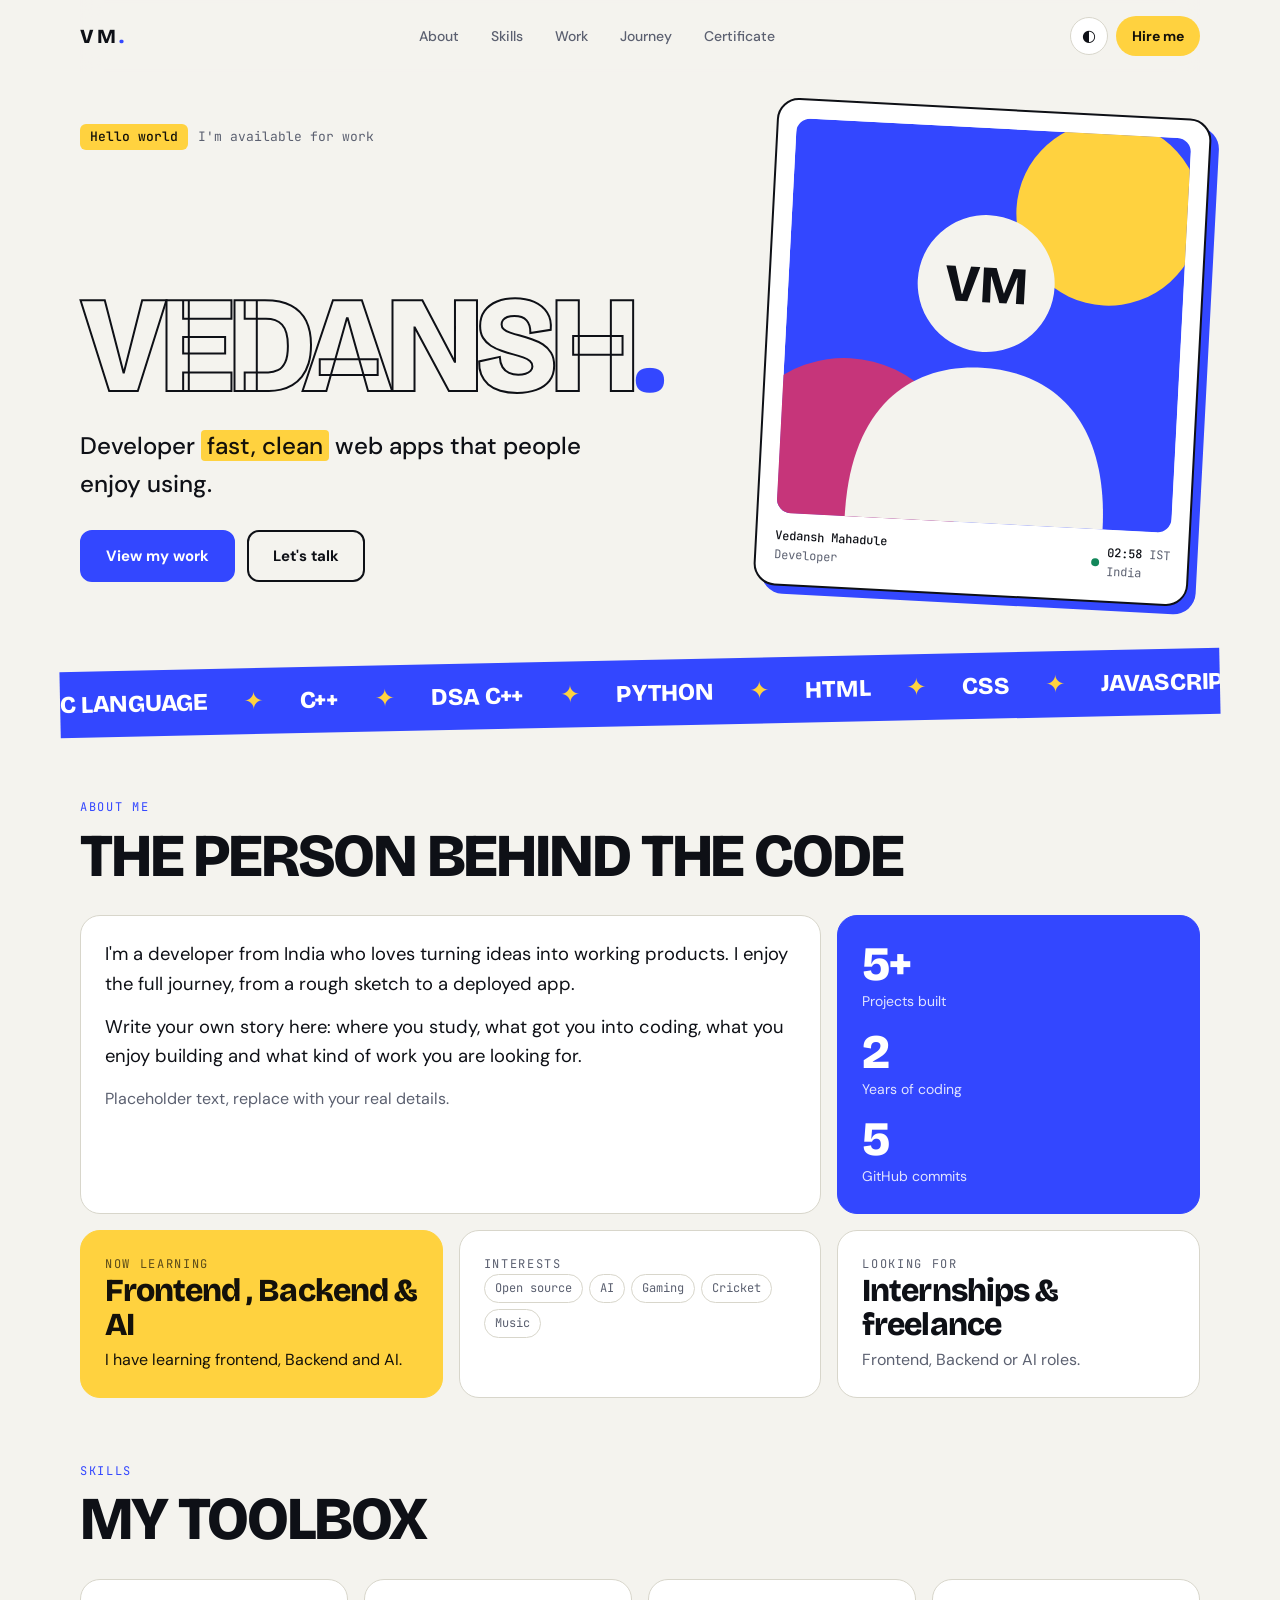
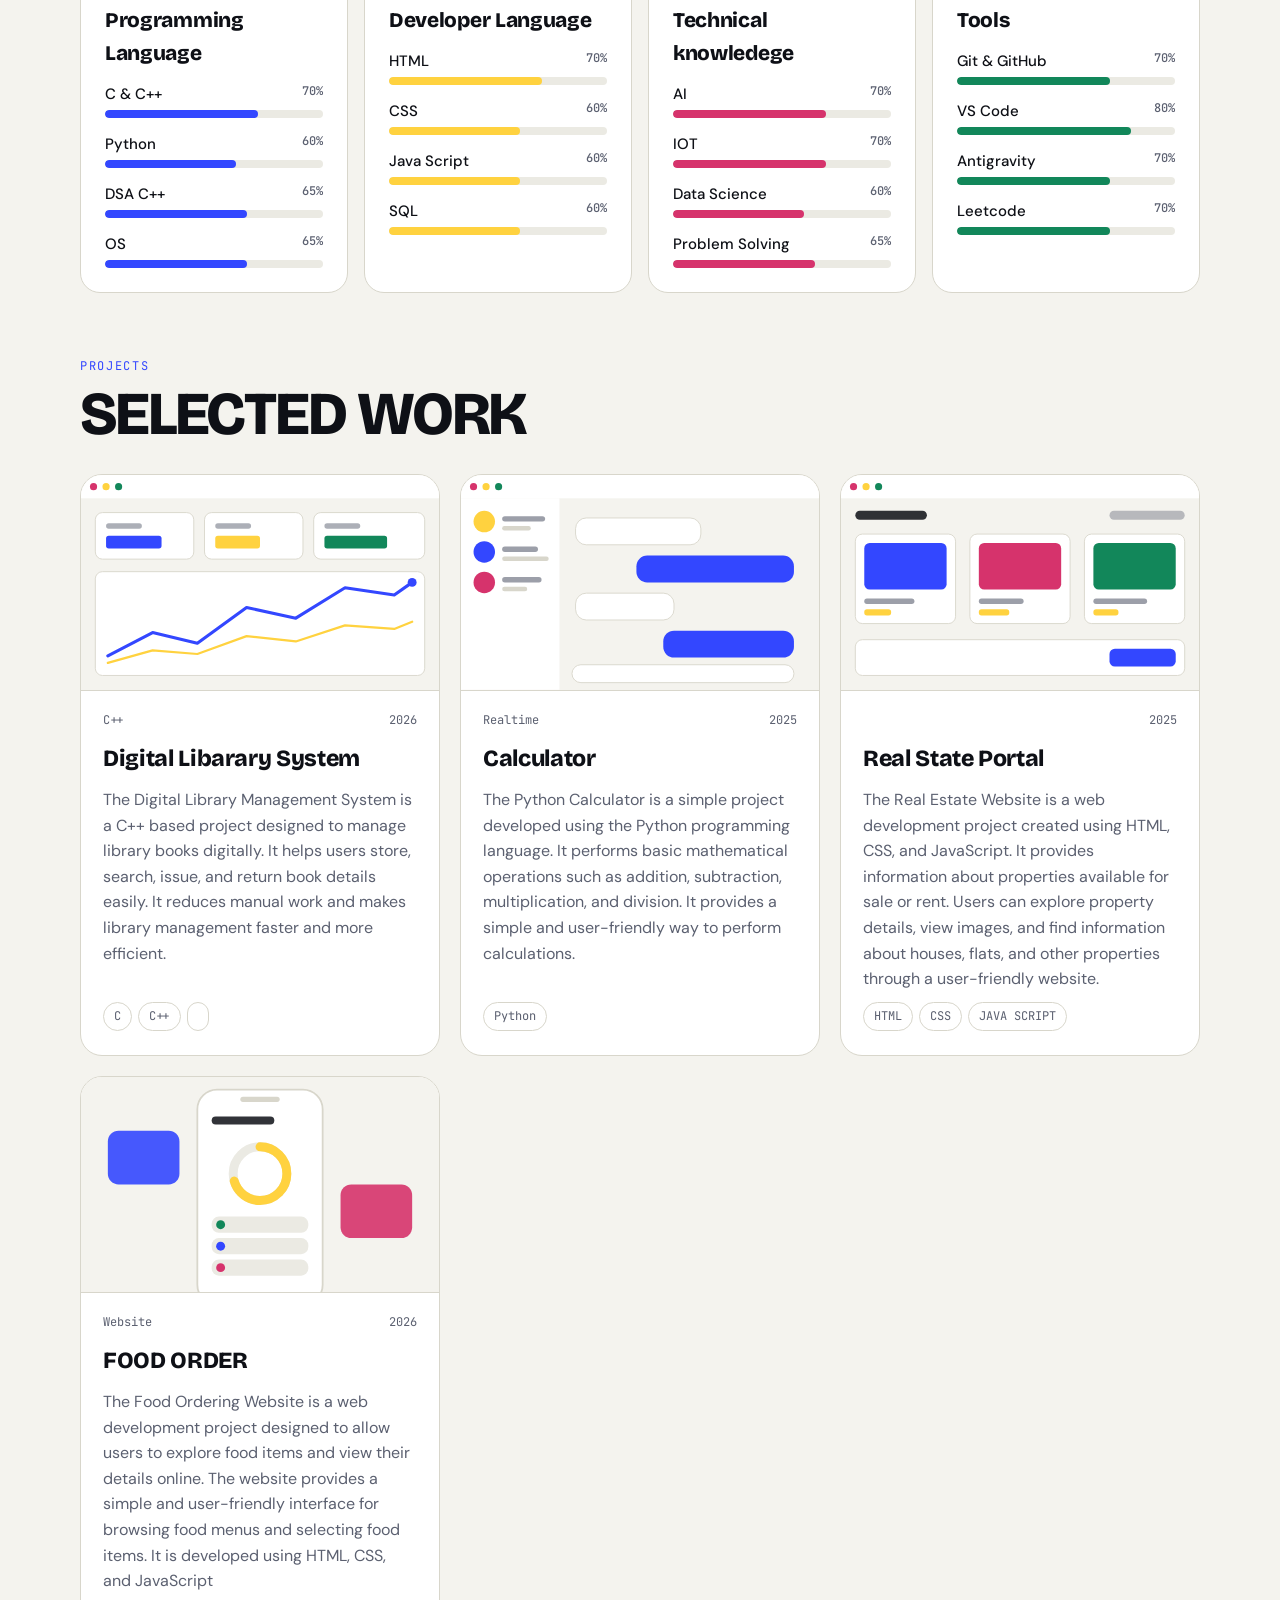
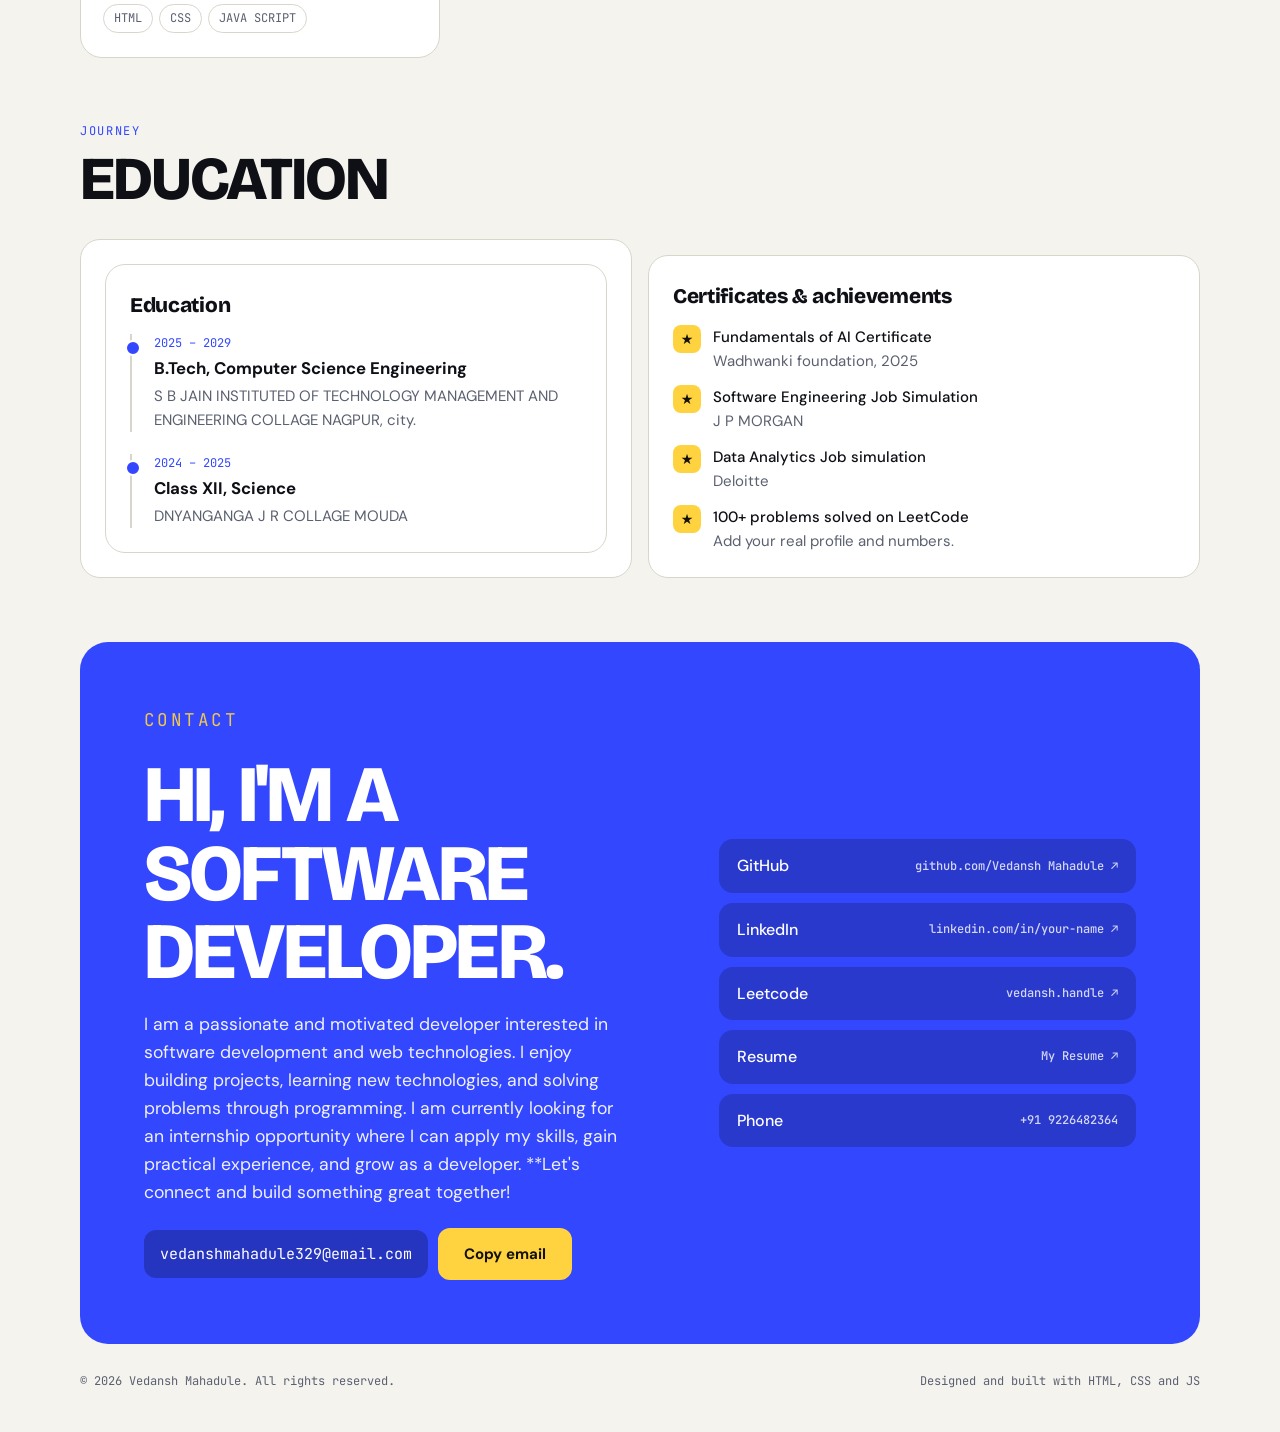
<file: index.html>
<!DOCTYPE html>
<html lang="en">

<head>
    <meta charset="UTF-8">
    <meta name="viewport" content="width=device-width, initial-scale=1">
    <title>VEDANSH MAHADULE | Developer</title>
    <link rel="preconnect" href="https://fonts.googleapis.com">
    <link href="https://fonts.googleapis.com/css2?family=Bricolage+Grotesque:opsz,wght@12..96,500;12..96,800&family=DM+Sans:wght@400;500;700&family=JetBrains+Mono:wght@400;500&display=swap" rel="stylesheet">
    <link rel="stylesheet" href="ved.css">
</head>

<body>
    <div class="wrap">
        <nav>
            <a class="logo" href="#top">V M <span>.</span></a>
            <ul>
                <li><a href="#about">About</a></li>
                <li><a href="#skills">Skills</a></li>
                <li><a href="#work">Work</a></li>
                <li><a href="#journey">Journey</a></li>
                <li><a href="#certificate">Certificate</a></li>
            </ul>
            <div class="tools">
                <button class="theme" id="theme" type="button" aria-label="Switch theme">◐</button>
                <a class="hire" href="#contact">Hire me</a>
            </div>
        </nav>

        <header class="hero" id="top">
            <div>
                <span class="hello"><b>Hello world</b> I'm available for work</span>
                <h1><br><span class="out">VEDANSH</span><span class="dot">.</span></h1>
                <p class="role"> Developer <mark>fast, clean</mark> web apps that people enjoy using.</p>
                <div class="btns">
                    <a class="btn primary" href="#work">View my work</a>
                    <a class="btn" href="#contact">Let's talk</a>
                </div>
            </div>
            <aside class="idcard">
                <svg viewBox="0 0 300 300" role="img" aria-label="Profile photo placeholder">
        <rect width="300" height="300" fill="var(--accent)"/>
        <circle cx="240" cy="60" r="70" fill="var(--pop)"/>
        <circle cx="50" cy="270" r="90" fill="var(--pink)" opacity=".9"/>
        <circle cx="150" cy="118" r="52" fill="var(--bg)"/>
        <path d="M52 300 C52 214 98 182 150 182 C202 182 248 214 248 300 Z" fill="var(--bg)"/>
        <text x="150" y="132" text-anchor="middle" font-family="Bricolage Grotesque, Arial Black, sans-serif" font-weight="800" font-size="40" fill="var(--fg)">VM</text>
      </svg>
                <div class="meta">
                    <span><b>Vedansh Mahadule</b><br> Developer </span>
                    <span class="live"><i></i><span><b id="clock">--:--</b> IST<br>India</span></span>
                </div>
            </aside>
        </header>

        <div class="ticker" aria-hidden="true">
            <div class="track">
                <span>C language</span><span>C++</span><span>DSA C++</span><span>PYTHON</span><span>HTML</span><span>CSS</span><span>JAVASCRIPT</span><span>SQL</span>
                <span>Create PROMT</span><span>AI</span><span>IOT</span><span>DATA SCIENCE</span>Hardwork<span></span><span>PROBLEM SOLVING</span><span>LIDERSHIP</span></span>
            </div>
        </div>

        <section id="about">
            <p class="eyebrow">About me</p>
            <h2>The person behind the code</h2>
            <div class="bento">
                <div class="card b-about">
                    <p>I'm a developer from India who loves turning ideas into working products. I enjoy the full journey, from a rough sketch to a deployed app.</p>
                    <p>Write your own story here: where you study, what got you into coding, what you enjoy building and what kind of work you are looking for.</p>
                    <p>Placeholder text, replace with your real details.</p>
                </div>
                <div class="card b-stats">
                    <div class="stat"><b>5+</b><span>Projects built</span></div>
                    <div class="stat"><b>2</b><span>Years of coding</span></div>
                    <div class="stat"><b>5</b><span>GitHub commits</span></div>
                </div>
                <div class="card b-3 b-pop">
                    <p class="eyebrow" style="color:inherit;opacity:.7">Now learning</p>
                    <div class="big">Frontend , Backend &amp; AI</div>
                    <p>I have learning frontend, Backend and AI.</p>
                </div>
                <div class="card b-3">
                    <p class="eyebrow">Interests</p>
                    <div class="chips"><span>Open source</span><span> AI </span><span>Gaming</span><span>Cricket</span><span>Music</span></div>
                </div>
                <div class="card b-3">
                    <p class="eyebrow">Looking for</p>
                    <div class="big">Internships &amp; freelance</div>
                    <p>Frontend, Backend or AI roles.</p>
                </div>
            </div>
        </section>

        <section id="skills">
            <p class="eyebrow">Skills</p>
            <h2>My toolbox</h2>
            <div class="skills">
                <div class="card">
                    <h3>Programming Language</h3>
                    <div class="skill">
                        <div>C &amp; C++ <small>70%</small></div><span class="bar"><i style="--w:70%"></i></span></div>
                    <div class="skill">
                        <div>Python <small>60%</small></div><span class="bar"><i style="--w:60%"></i></span></div>
                    <div class="skill">
                        <div>DSA C++<small>65%</small></div><span class="bar"><i style="--w:65%"></i></span></div>
                    <div class="skill">
                        <div>OS<small>65%</small></div><span class="bar"><i style="--w:65%"></i></span></div>
                </div>
                <div class="card">
                    <h3> Developer Language</h3>
                    <div class="skill">
                        <div>HTML <small>70%</small></div><span class="bar"><i style="--w:70%"></i></span></div>
                    <div class="skill">
                        <div>CSS <small>60%</small></div><span class="bar"><i style="--w:60%"></i></span></div>
                    <div class="skill">
                        <div>Java Script <small>60%</small></div><span class="bar"><i style="--w:60%"></i></span></div>
                    <div class="skill">
                        <div>SQL <small>60%</small></div><span class="bar"><i style="--w:60%"></i></span></div>
                </div>
                <div class="card">
                    <h3>Technical knowledege</h3>
                    <div class="skill">
                        <div> AI <small>70%</small></div><span class="bar"><i style="--w:70%"></i></span></div>
                    <div class="skill">
                        <div>IOT <small>70%</small></div><span class="bar"><i style="--w:70%"></i></span></div>
                    <div class="skill">
                        <div>Data Science<small>60%</small></div><span class="bar"><i style="--w:60%"></i></span></div>
                    <div class="skill">
                        <div> Problem Solving <small>65%</small></div><span class="bar"><i style="--w:65%"></i></span></div>
                </div>
                <div class="card">
                    <h3>Tools</h3>
                    <div class="skill">
                        <div>Git &amp; GitHub <small>70%</small></div><span class="bar"><i style="--w:70%"></i></span></div>
                    <div class="skill">
                        <div>VS Code <small>80%</small></div><span class="bar"><i style="--w:80%"></i></span></div>
                    <div class="skill">
                        <div>Antigravity <small>70%</small></div><span class="bar"><i style="--w:70%"></i></span></div>
                    <div class="skill">
                        <div>Leetcode <small>70%</small></div><span class="bar"><i style="--w:70%"></i></span></div>
                </div>
            </div>
        </section>

        <section id="work">
            <p class="eyebrow">Projects</p>
            <h2>Selected work</h2>
            <div class="projects">

                <article class="proj">
                    <svg viewBox="0 0 400 240" role="img" aria-label="Analytics dashboard mockup">
          <rect width="400" height="26" fill="var(--surface)"/>
          <circle cx="14" cy="13" r="4" fill="var(--pink)"/><circle cx="28" cy="13" r="4" fill="var(--pop)"/><circle cx="42" cy="13" r="4" fill="var(--ok)"/>
          <rect x="16" y="42" width="110" height="52" rx="8" fill="var(--surface)" stroke="var(--line)"/>
          <rect x="28" y="54" width="40" height="6" rx="3" fill="var(--muted)" opacity=".5"/><rect x="28" y="68" width="62" height="14" rx="3" fill="var(--accent)"/>
          <rect x="138" y="42" width="110" height="52" rx="8" fill="var(--surface)" stroke="var(--line)"/>
          <rect x="150" y="54" width="40" height="6" rx="3" fill="var(--muted)" opacity=".5"/><rect x="150" y="68" width="50" height="14" rx="3" fill="var(--pop)"/>
          <rect x="260" y="42" width="124" height="52" rx="8" fill="var(--surface)" stroke="var(--line)"/>
          <rect x="272" y="54" width="40" height="6" rx="3" fill="var(--muted)" opacity=".5"/><rect x="272" y="68" width="70" height="14" rx="3" fill="var(--ok)"/>
          <rect x="16" y="108" width="368" height="116" rx="8" fill="var(--surface)" stroke="var(--line)"/>
          <path d="M30 202 L80 176 L130 188 L185 148 L240 160 L295 126 L350 134 L370 120" fill="none" stroke="var(--accent)" stroke-width="3.5" stroke-linecap="round" stroke-linejoin="round"/>
          <path d="M30 210 L80 196 L130 200 L185 180 L240 186 L295 168 L350 172 L370 164" fill="none" stroke="var(--pop)" stroke-width="2.5" stroke-linecap="round" stroke-linejoin="round"/>
          <circle cx="370" cy="120" r="5" fill="var(--accent)"/>
        </svg>
                    <div class="body">
                        <div class="top"><span>C++</span><span>2026</span></div>
                        <h3>Digital Libarary System</h3>
                        <p>The Digital Library Management System is a C++ based project designed to manage library books digitally. It helps users store, search, issue, and return book details easily. It reduces manual work and makes library management faster
                            and more efficient.</p>
                        <div class="chips"><span> C </span><span> C++ </span><span></span></div>
                    </div>
                </article>

                <article class="proj">
                    <svg viewBox="0 0 400 240" role="img" aria-label="Chat app mockup">
          <rect width="400" height="26" fill="var(--surface)"/>
          <circle cx="14" cy="13" r="4" fill="var(--pink)"/><circle cx="28" cy="13" r="4" fill="var(--pop)"/><circle cx="42" cy="13" r="4" fill="var(--ok)"/>
          <rect y="26" width="110" height="214" fill="var(--surface)"/>
          <circle cx="26" cy="52" r="12" fill="var(--pop)"/><rect x="46" y="46" width="48" height="6" rx="3" fill="var(--muted)" opacity=".6"/><rect x="46" y="57" width="32" height="5" rx="2.5" fill="var(--line)"/>
          <circle cx="26" cy="86" r="12" fill="var(--accent)"/><rect x="46" y="80" width="40" height="6" rx="3" fill="var(--muted)" opacity=".6"/><rect x="46" y="91" width="52" height="5" rx="2.5" fill="var(--line)"/>
          <circle cx="26" cy="120" r="12" fill="var(--pink)"/><rect x="46" y="114" width="44" height="6" rx="3" fill="var(--muted)" opacity=".6"/><rect x="46" y="125" width="28" height="5" rx="2.5" fill="var(--line)"/>
          <rect x="128" y="48" width="140" height="30" rx="12" fill="var(--surface)" stroke="var(--line)"/>
          <rect x="196" y="90" width="176" height="30" rx="12" fill="var(--accent)"/>
          <rect x="128" y="132" width="110" height="30" rx="12" fill="var(--surface)" stroke="var(--line)"/>
          <rect x="226" y="174" width="146" height="30" rx="12" fill="var(--accent)"/>
          <rect x="124" y="212" width="248" height="20" rx="10" fill="var(--surface)" stroke="var(--line)"/>
        </svg>
                    <div class="body">
                        <div class="top"><span>Realtime</span><span>2025</span></div>
                        <h3>Calculator</h3>
                        <p>The Python Calculator is a simple project developed using the Python programming language. It performs basic mathematical operations such as addition, subtraction, multiplication, and division. It provides a simple and user-friendly
                            way to perform calculations.</p>
                        <div class="chips"><span>Python</span></div>
                    </div>
                </article>

                <article class="proj">
                    <svg viewBox="0 0 400 240" role="img" aria-label="Online store mockup">
          <rect width="400" height="26" fill="var(--surface)"/>
          <circle cx="14" cy="13" r="4" fill="var(--pink)"/><circle cx="28" cy="13" r="4" fill="var(--pop)"/><circle cx="42" cy="13" r="4" fill="var(--ok)"/>
          <rect x="16" y="40" width="80" height="10" rx="5" fill="var(--fg)" opacity=".85"/>
          <rect x="300" y="40" width="84" height="10" rx="5" fill="var(--muted)" opacity=".4"/>
          <rect x="16" y="66" width="112" height="100" rx="8" fill="var(--surface)" stroke="var(--line)"/><rect x="26" y="76" width="92" height="52" rx="6" fill="var(--accent)"/><rect x="26" y="138" width="56" height="6" rx="3" fill="var(--muted)" opacity=".6"/><rect x="26" y="150" width="30" height="7" rx="3" fill="var(--pop)"/>
          <rect x="144" y="66" width="112" height="100" rx="8" fill="var(--surface)" stroke="var(--line)"/><rect x="154" y="76" width="92" height="52" rx="6" fill="var(--pink)"/><rect x="154" y="138" width="50" height="6" rx="3" fill="var(--muted)" opacity=".6"/><rect x="154" y="150" width="34" height="7" rx="3" fill="var(--pop)"/>
          <rect x="272" y="66" width="112" height="100" rx="8" fill="var(--surface)" stroke="var(--line)"/><rect x="282" y="76" width="92" height="52" rx="6" fill="var(--ok)"/><rect x="282" y="138" width="60" height="6" rx="3" fill="var(--muted)" opacity=".6"/><rect x="282" y="150" width="28" height="7" rx="3" fill="var(--pop)"/>
          <rect x="16" y="184" width="368" height="40" rx="8" fill="var(--surface)" stroke="var(--line)"/><rect x="300" y="194" width="74" height="20" rx="6" fill="var(--accent)"/>
        </svg>
                    <div class="body">
                        <div class="top"><span></span><span>2025</span></div>
                        <h3>Real State Portal</h3>
                        <p>The Real Estate Website is a web development project created using HTML, CSS, and JavaScript. It provides information about properties available for sale or rent. Users can explore property details, view images, and find information
                            about houses, flats, and other properties through a user-friendly website.</p>
                        <div class="chips"><span>HTML</span><span>CSS</span><span>JAVA SCRIPT</span></div>
                    </div>
                </article>

                <article class="proj">
                    <svg viewBox="0 0 400 240" role="img" aria-label="Habit tracker mobile app mockup">
          <rect width="400" height="240" fill="var(--bg)"/>
          <rect x="130" y="14" width="140" height="240" rx="22" fill="var(--surface)" stroke="var(--line)" stroke-width="2"/>
          <rect x="178" y="22" width="44" height="6" rx="3" fill="var(--line)"/>
          <rect x="146" y="44" width="70" height="9" rx="4.5" fill="var(--fg)" opacity=".85"/>
          <circle cx="200" cy="108" r="30" fill="none" stroke="var(--surface-2)" stroke-width="10"/>
          <circle cx="200" cy="108" r="30" fill="none" stroke="var(--pop)" stroke-width="10" stroke-linecap="round" stroke-dasharray="132 188" transform="rotate(-90 200 108)"/>
          <rect x="146" y="156" width="108" height="18" rx="8" fill="var(--surface-2)"/><circle cx="156" cy="165" r="5" fill="var(--ok)"/>
          <rect x="146" y="180" width="108" height="18" rx="8" fill="var(--surface-2)"/><circle cx="156" cy="189" r="5" fill="var(--accent)"/>
          <rect x="146" y="204" width="108" height="18" rx="8" fill="var(--surface-2)"/><circle cx="156" cy="213" r="5" fill="var(--pink)"/>
          <rect x="30" y="60" width="80" height="60" rx="12" fill="var(--accent)" opacity=".9"/>
          <rect x="290" y="120" width="80" height="60" rx="12" fill="var(--pink)" opacity=".9"/>
        </svg>
                    <div class="body">
                        <div class="top"><span>Website</span><span>2026</span></div>
                        <h3>FOOD ORDER</h3>
                        <p>The Food Ordering Website is a web development project designed to allow users to explore food items and view their details online. The website provides a simple and user-friendly interface for browsing food menus and selecting
                            food items. It is developed using HTML, CSS, and JavaScript</p>
                        <div class="chips"><span>HTML</span><span>CSS</span><span>JAVA SCRIPT</span></div>
                    </div>
                </article>

            </div>
        </section>

        <section id="journey">
            <p class="eyebrow">Journey</p>
            <h2> education</h2>
            <div class="two">
                <div class="card">

                    <div class="card">
                        <h3>Education</h3>
                        <ul class="tl">
                            <li><small>2025 – 2029</small><b>B.Tech, Computer Science Engineering</b><span>S B JAIN INSTITUTED OF TECHNOLOGY MANAGEMENT AND ENGINEERING COLLAGE NAGPUR, city.</span></li>
                            <li><small>2024 – 2025</small><b>Class XII, Science</b><span>DNYANGANGA J R COLLAGE MOUDA </span></li>

                        </ul>
                    </div>
                </div>



                <div class="card" style="margin-top:16px">
                    <h3>Certificates &amp; achievements</h3>
                    <ul class="achv">
                        <li><i>★</i><span><b>Fundamentals of AI Certificate</b>Wadhwanki foundation, 2025</span></li>
                        <li><i>★</i><span><b>Software Engineering Job Simulation</b>J P MORGAN</span></li>
                        <li><i>★</i><span><b>Data Analytics Job simulation</b>Deloitte</span></li>
                        <li><i>★</i><span><b>100+ problems solved on LeetCode</b>Add your real profile and numbers.</span></li>
                    </ul>
                </div>
        </section>

        <section class="contact" id="contact">
            <div>
                <p class="eyebrow" style="color:var(--pop)">Contact</p>
                <h2>Hi, I'm a Software Developer.</h2>
                <p>I am a passionate and motivated developer interested in software development and web technologies. I enjoy building projects, learning new technologies, and solving problems through programming. I am currently looking for an internship
                    opportunity where I can apply my skills, gain practical experience, and grow as a developer. **Let's connect and build something great together!</p>
                <div class="mailbox">
                    <code id="mail-text">vedanshmahadule329@email.com</code>
                    <button class="btn" id="copy" type="button">Copy email</button>
                </div>
            </div>
            <ul class="socials">
                <li><a href="https://github.com/vedanshmahadule329" target="_blank" rel="noopener"><span>GitHub</span><small>github.com/Vedansh Mahadule ↗</small></a></li>
                <li><a href="https://www.linkedin.com/in/vedansh-mahadule-41542a394" target="_blank" rel="noopener"><span>LinkedIn</span><small>linkedin.com/in/your-name ↗</small></a></li>
                <li><a href="https://leetcode.com/u/mltSZsgtVf/" target="_blank" rel="noopener"><span>Leetcode</span><small>vedansh.handle ↗</small></a></li>
                <li><a href="indexxxx.HTML" target="_blank" rel="noopener"><span>Resume</span><small>My Resume ↗</small></a></li>
                <li><span>Phone</span><small>+91 9226482364</small></li>
            </ul>
        </section>

        <footer>
            <span>© 2026 Vedansh Mahadule. All rights reserved.</span>
            <span>Designed and built with HTML, CSS and JS</span>
        </footer>
        </div>

        <script src="ved.js"></script>
</body>

</html>
</file>
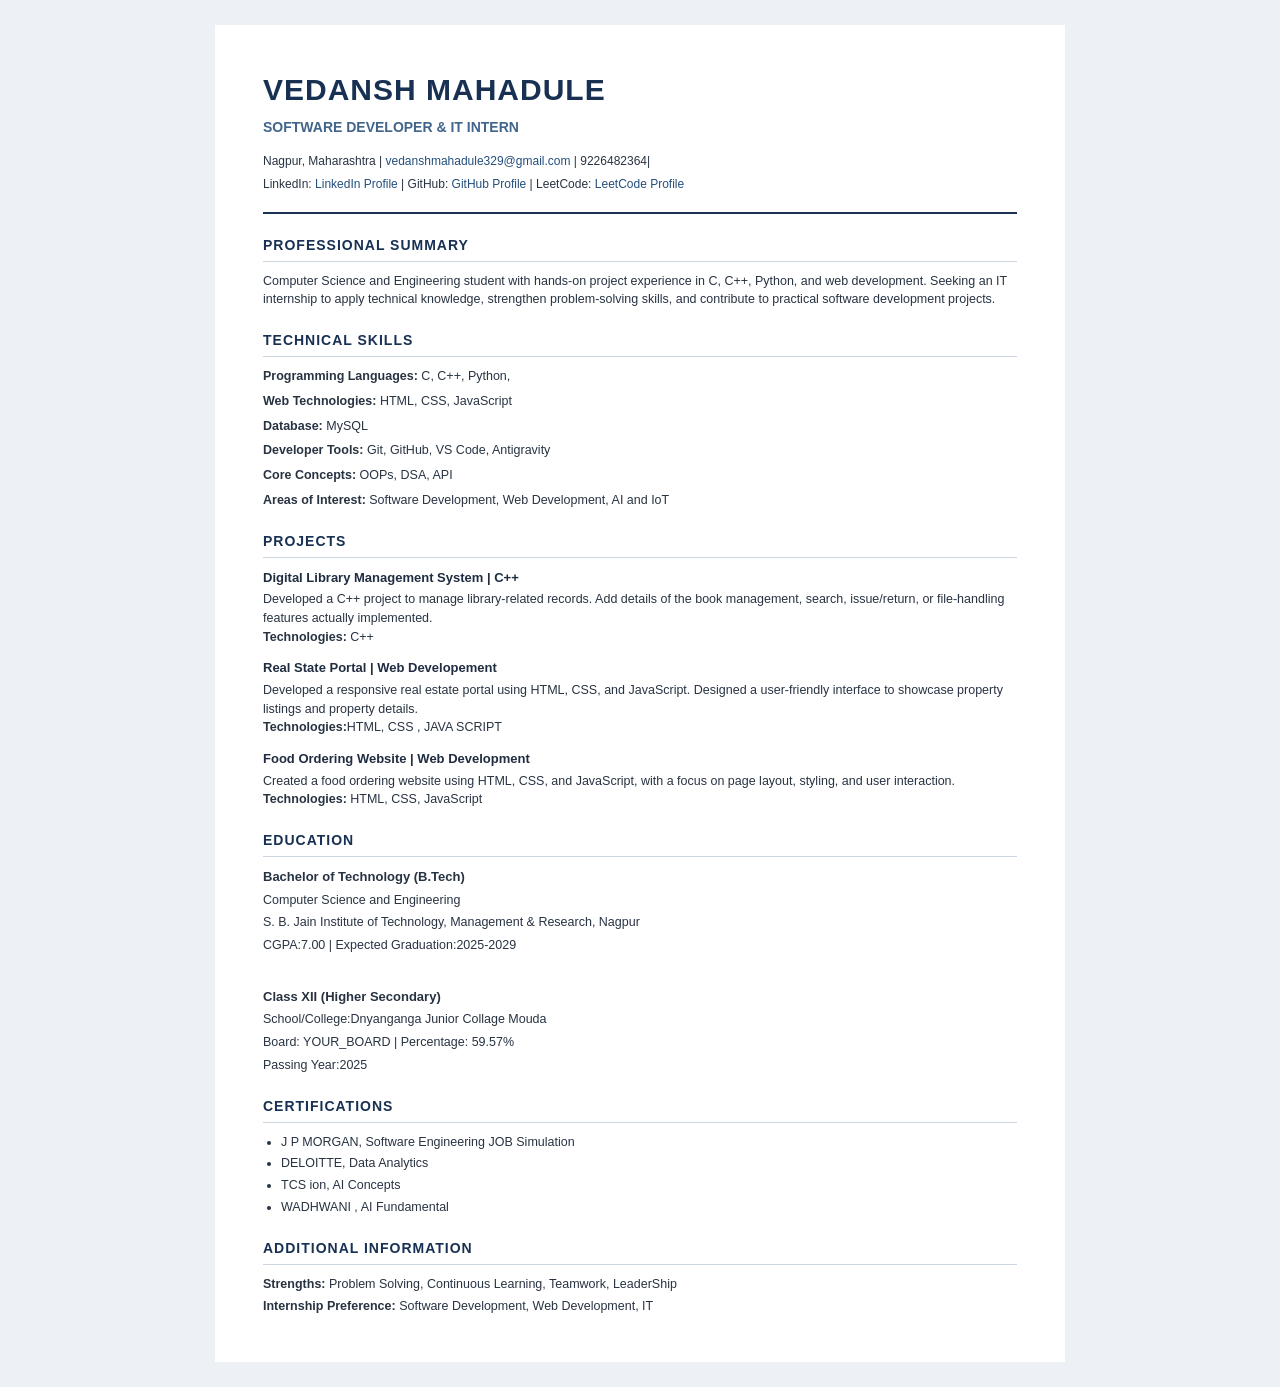
<file: indexxxx.HTML>
<!DOCTYPE html>
<html lang="en">

<head>
    <meta charset="UTF-8">
    <meta name="viewport" content="width=device-width, initial-scale=1.0">
    <title>Vedansh Mahadule | Resume</title>

    <style>
        * {
            box-sizing: border-box;
        }
        
        body {
            margin: 0;
            padding: 25px;
            background: #edf0f4;
            font-family: Arial, Helvetica, sans-serif;
            color: #283342;
            line-height: 1.5;
        }
        
        .resume {
            max-width: 850px;
            margin: auto;
            padding: 42px 48px;
            background: white;
        }
        
        header {
            border-bottom: 2px solid #183153;
            padding-bottom: 16px;
        }
        
        h1 {
            margin: 0;
            font-size: 30px;
            color: #183153;
            letter-spacing: 1px;
        }
        
        .role {
            color: #42658b;
            font-size: 14px;
            font-weight: bold;
            margin: 5px 0 12px;
        }
        
        .contact {
            font-size: 12px;
            line-height: 1.9;
            overflow-wrap: anywhere;
        }
        
        a {
            color: #244f7d;
            text-decoration: none;
        }
        
        section {
            margin-top: 21px;
        }
        
        h2 {
            font-size: 14px;
            color: #183153;
            text-transform: uppercase;
            letter-spacing: 1px;
            border-bottom: 1px solid #cbd5e1;
            padding-bottom: 5px;
            margin: 0 0 10px;
        }
        
        p {
            font-size: 12.5px;
            margin: 4px 0;
        }
        
        .skills p {
            margin-bottom: 6px;
        }
        
        .project {
            margin-bottom: 12px;
        }
        
        .project h3 {
            font-size: 13px;
            color: #202d40;
            margin: 0 0 3px;
        }
        
        .project p {
            margin: 0;
        }
        
        .education-title {
            font-size: 13px;
            font-weight: bold;
        }
        
        ul {
            padding-left: 18px;
            margin: 5px 0;
            font-size: 12.5px;
        }
        
        li {
            margin-bottom: 3px;
        }
        
        @media print {
            body {
                background: white;
                padding: 0;
            }
            .resume {
                max-width: none;
                padding: 8mm;
            }
            a {
                color: #183153;
            }
            section,
            .project {
                break-inside: avoid;
            }
            @page {
                size: A4;
                margin: 8mm;
            }
        }
    </style>
</head>

<body>
    <main class="resume">

        <header>
            <h1>VEDANSH MAHADULE</h1>
            <div class="role">SOFTWARE DEVELOPER & IT INTERN</div>

            <div class="contact">
                Nagpur, Maharashtra |
                <a href="mailto:">vedanshmahadule329@gmail.com</a> | 9226482364|
                <br> LinkedIn:
                <a href="https://www.linkedin.com/in/vedansh-mahadule-41542a394">LinkedIn Profile</a> | GitHub:
                <a href="https://github.com/vedanshmahadule329">GitHub Profile</a> | LeetCode:
                <a href="https://leetcode.com/u/mltSZsgtVf/">LeetCode Profile</a>
            </div>
        </header>

        <section>
            <h2>Professional Summary</h2>
            <p>
                Computer Science and Engineering student with hands-on project experience in C, C++, Python, and web development. Seeking an IT internship to apply technical knowledge, strengthen problem-solving skills, and contribute to practical software development
                projects.
            </p>
        </section>

        <section class="skills">
            <h2>Technical Skills</h2>
            <p><b>Programming Languages:</b> C, C++, Python,</p>
            <p><b>Web Technologies:</b> HTML, CSS, JavaScript</p>
            <p><b>Database:</b> MySQL</p>
            <p><b>Developer Tools:</b> Git, GitHub, VS Code, Antigravity</p>
            <p><b>Core Concepts:</b> OOPs, DSA, API</p>
            <p><b>Areas of Interest:</b> Software Development, Web Development, AI and IoT</p>
        </section>

        <section>
            <h2>Projects</h2>

            <div class="project">
                <h3>Digital Library Management System | C++</h3>
                <p>
                    Developed a C++ project to manage library-related records. Add details of the book management, search, issue/return, or file-handling features actually implemented.
                </p>
                <p><b>Technologies:</b> C++</p>
            </div>

            <div class="project">
                <h3>Real State Portal | Web Developement</h3>
                <p>
                    Developed a responsive real estate portal using HTML, CSS, and JavaScript. Designed a user-friendly interface to showcase property listings and property details.
                </p>
                <p><b>Technologies:</b>HTML, CSS , JAVA SCRIPT</p>
            </div>

            <div class="project">
                <h3>Food Ordering Website | Web Development</h3>
                <p>
                    Created a food ordering website using HTML, CSS, and JavaScript, with a focus on page layout, styling, and user interaction.
                </p>
                <p><b>Technologies:</b> HTML, CSS, JavaScript</p>
            </div>
        </section>

        <section>
            <h2>Education</h2>

            <p class="education-title">
                Bachelor of Technology (B.Tech)
            </p>
            <p>Computer Science and Engineering</p>
            <p>S. B. Jain Institute of Technology, Management & Research, Nagpur</p>
            <p>CGPA:7.00 | Expected Graduation:2025-2029</p>

            <br>

            <p class="education-title">Class XII (Higher Secondary)</p>
            <p>School/College:Dnyanganga Junior Collage Mouda</p>
            <p>Board: YOUR_BOARD | Percentage: 59.57%</p>
            <p>Passing Year:2025</p>
        </section>

        <section>
            <h2>Certifications</h2>
            <ul>
                <li> J P MORGAN, Software Engineering JOB Simulation</li>
                <li> DELOITTE, Data Analytics</li>
                <li> TCS ion, AI Concepts</li>
                <li> WADHWANI , AI Fundamental</li>
            </ul>
        </section>

        <section>
            <h2>Additional Information</h2>
            <p><b>Strengths:</b> Problem Solving, Continuous Learning, Teamwork, LeaderShip</p>
            <p><b>Internship Preference:</b> Software Development, Web Development, IT</p>
        </section>

    </main>
</body>

</html>
</file>
<file: ved.css>
:root {
    --bg: #0b0c10;
    --surface: #14161d;
    --surface-2: #1c1f29;
    --line: #2b2f3c;
    --fg: #f2f0ea;
    --muted: #9a9fae;
    --accent: #5b6dff;
    --accent-ink: #ffffff;
    --pop: #ffd23f;
    --pop-ink: #14110a;
    --ok: #5fe3a1;
    --pink: #ff6b9d;
    --font-display: "Bricolage Grotesque", "Arial Black", system-ui, sans-serif;
    --font-body: "DM Sans", system-ui, sans-serif;
    --font-mono: "JetBrains Mono", ui-monospace, Menlo, monospace;
    color-scheme: dark;
}

@media (prefers-color-scheme: light) {
     :root:not([data-theme="dark"]) {
        --bg: #f4f3ee;
        --surface: #ffffff;
        --surface-2: #ebeae3;
        --line: #d8d6cb;
        --fg: #0e1016;
        --muted: #5b6070;
        --accent: #3347ff;
        --ok: #12875a;
        --pink: #d6336c;
        color-scheme: light;
    }
}

.profile-photo {
    width: 100%;
    height: 300px;
    object-fit: cover;
    border-radius: 16px;
    display: block;
}

:root[data-theme="light"] {
    --bg: #f4f3ee;
    --surface: #ffffff;
    --surface-2: #ebeae3;
    --line: #d8d6cb;
    --fg: #0e1016;
    --muted: #5b6070;
    --accent: #3347ff;
    --ok: #12875a;
    --pink: #d6336c;
    color-scheme: light;
}

* {
    box-sizing: border-box;
}

html {
    scroll-behavior: smooth;
}

body {
    margin: 0;
    background: var(--bg);
    color: var(--fg);
    font-family: var(--font-body);
    font-size: 16px;
    line-height: 1.6;
    padding-inline: 20px;
    padding-block: 0 40px;
    overflow-x: hidden;
}

a {
    color: inherit;
}

img {
    max-width: 100%;
}

.wrap {
    max-width: 1120px;
    margin-inline: auto;
}

a:focus-visible,
button:focus-visible {
    outline: 2px solid var(--pop);
    outline-offset: 3px;
    border-radius: 6px;
}


/* nav */

nav {
    display: flex;
    justify-content: space-between;
    align-items: center;
    gap: 12px;
    padding-block: 16px;
    position: sticky;
    top: 0;
    z-index: 10;
    background: color-mix(in srgb, var(--bg) 85%, transparent);
    backdrop-filter: blur(10px);
}

.logo {
    font-family: var(--font-display);
    font-weight: 800;
    font-size: 20px;
    letter-spacing: -0.02em;
    text-decoration: none;
}

.logo span {
    color: var(--accent);
}

nav ul {
    display: flex;
    gap: 6px;
    list-style: none;
    margin: 0;
    padding: 0;
}

nav ul a {
    display: block;
    padding: 7px 13px;
    border-radius: 99px;
    font-size: 14px;
    font-weight: 500;
    text-decoration: none;
    color: var(--muted);
}

nav ul a:hover {
    background: var(--surface-2);
    color: var(--fg);
}

.tools {
    display: flex;
    gap: 8px;
    align-items: center;
}

.theme {
    width: 38px;
    height: 38px;
    border-radius: 50%;
    border: 1px solid var(--line);
    background: var(--surface);
    color: var(--fg);
    cursor: pointer;
    font-size: 16px;
    line-height: 1;
}

.hire {
    background: var(--pop);
    color: var(--pop-ink);
    font-weight: 700;
    font-size: 14px;
    padding: 9px 16px;
    border-radius: 99px;
    text-decoration: none;
}


/* hero */

.hero {
    display: grid;
    grid-template-columns: 1.5fr 1fr;
    gap: 32px;
    align-items: center;
    padding-block: 36px 40px;
}

.hero>* {
    min-width: 0;
}

.hello {
    display: inline-flex;
    gap: 10px;
    align-items: center;
    font-family: var(--font-mono);
    font-size: 13px;
    color: var(--muted);
}

.hello b {
    background: var(--pop);
    color: var(--pop-ink);
    padding: 3px 10px;
    border-radius: 6px;
    font-weight: 500;
}

h1 {
    font-family: var(--font-display);
    font-weight: 800;
    text-transform: uppercase;
    font-size: clamp(3.4rem, 12.5vw, 8.6rem);
    line-height: .86;
    letter-spacing: -0.045em;
    margin: 18px 0 22px;
}

h1 .out {
    color: transparent;
    -webkit-text-stroke: 2px var(--fg);
}

h1 .dot {
    color: var(--accent);
}

.role {
    font-size: clamp(1.1rem, 2.4vw, 1.5rem);
    font-weight: 500;
    max-width: 30ch;
    margin: 0 0 26px;
}

.role mark {
    background: var(--pop);
    color: var(--pop-ink);
    padding: 0 6px;
    border-radius: 4px;
}

.btns {
    display: flex;
    gap: 12px;
    flex-wrap: wrap;
}

.btn {
    font: 700 15px var(--font-body);
    padding: 14px 24px;
    border-radius: 12px;
    text-decoration: none;
    border: 2px solid var(--fg);
    background: transparent;
    color: var(--fg);
    cursor: pointer;
    transition: transform .15s, box-shadow .15s;
}

.btn.primary {
    background: var(--accent);
    border-color: var(--accent);
    color: var(--accent-ink);
}

.btn:hover {
    transform: translate(-2px, -2px);
    box-shadow: 4px 4px 0 var(--pop);
}

.idcard {
    background: var(--surface);
    border: 2px solid var(--fg);
    border-radius: 22px;
    padding: 18px;
    transform: rotate(3deg);
    transition: transform .3s;
    box-shadow: 8px 8px 0 var(--accent);
}

.idcard:hover {
    transform: rotate(0deg);
}

.idcard svg {
    display: block;
    width: 100%;
    height: auto;
    border-radius: 14px;
}

.idcard .meta {
    display: flex;
    justify-content: space-between;
    gap: 10px;
    flex-wrap: wrap;
    margin-top: 14px;
    font-family: var(--font-mono);
    font-size: 12px;
    color: var(--muted);
}

.idcard .meta b {
    color: var(--fg);
    font-weight: 500;
}

.live {
    display: inline-flex;
    align-items: center;
    gap: 7px;
}

.live i {
    width: 8px;
    height: 8px;
    border-radius: 50%;
    background: var(--ok);
    animation: pulse 1.8s infinite;
}

@keyframes pulse {
    0% {
        box-shadow: 0 0 0 0 color-mix(in srgb, var(--ok) 60%, transparent);
    }
    100% {
        box-shadow: 0 0 0 9px transparent;
    }
}


/* ticker */

.ticker {
    overflow: hidden;
    background: var(--accent);
    color: var(--accent-ink);
    margin-inline: -20px;
    padding-block: 14px;
    transform: rotate(-1.2deg);
    margin-block: 24px 8px;
}

.track {
    display: flex;
    width: max-content;
    gap: 36px;
    animation: slide 28s linear infinite;
    font-family: var(--font-display);
    font-weight: 800;
    font-size: 1.5rem;
    text-transform: uppercase;
    letter-spacing: -0.01em;
    white-space: nowrap;
}

.track span::after {
    content: "✦";
    margin-left: 36px;
    color: var(--pop);
}

@keyframes slide {
    to {
        transform: translateX(-50%);
    }
}


/* sections */

section {
    padding-block: 64px 0;
    scroll-margin-top: 70px;
}

.eyebrow {
    font-family: var(--font-mono);
    font-size: 12px;
    letter-spacing: .14em;
    text-transform: uppercase;
    color: var(--accent);
    margin: 0 0 8px;
}

h2 {
    font-family: var(--font-display);
    font-weight: 800;
    font-size: clamp(2.2rem, 6vw, 3.8rem);
    line-height: .98;
    letter-spacing: -0.035em;
    text-transform: uppercase;
    margin: 0 0 30px;
    text-wrap: balance;
}

.card {
    background: var(--surface);
    border: 1px solid var(--line);
    border-radius: 20px;
    padding: 24px;
    min-width: 0;
}

h3 {
    font-family: var(--font-display);
    font-weight: 800;
    font-size: 1.3rem;
    letter-spacing: -0.015em;
    margin: 0 0 12px;
}


/* bento */

.bento {
    display: grid;
    grid-template-columns: repeat(6, 1fr);
    gap: 16px;
}

.b-about {
    grid-column: span 4;
}

.b-about p {
    font-size: 1.15rem;
    margin: 0 0 14px;
    max-width: 60ch;
}

.b-about p:last-child {
    margin: 0;
    color: var(--muted);
    font-size: 1rem;
}

.b-stats {
    grid-column: span 2;
    background: var(--accent);
    color: var(--accent-ink);
    border-color: var(--accent);
    display: grid;
    gap: 14px;
    align-content: center;
}

.stat b {
    display: block;
    font-family: var(--font-display);
    font-weight: 800;
    font-size: 3rem;
    line-height: 1;
    letter-spacing: -0.04em;
}

.stat span {
    font-size: 14px;
    opacity: .85;
}

.b-3 {
    grid-column: span 2;
}

.b-3 p {
    margin: 0;
    color: var(--muted);
}

.b-3 .big {
    font-family: var(--font-display);
    font-weight: 800;
    font-size: 2rem;
    letter-spacing: -0.03em;
    color: var(--fg);
    line-height: 1.05;
    margin-bottom: 6px;
}

.b-pop {
    background: var(--pop);
    color: var(--pop-ink);
    border-color: var(--pop);
}

.b-pop p,
.b-pop .big {
    color: var(--pop-ink);
}

.chips {
    display: flex;
    flex-wrap: wrap;
    gap: 6px;
}

.chips span {
    font-family: var(--font-mono);
    font-size: 12px;
    padding: 4px 10px;
    border-radius: 99px;
    border: 1px solid var(--line);
    color: var(--muted);
}


/* skills */

.skills {
    display: grid;
    grid-template-columns: repeat(auto-fit, minmax(240px, 1fr));
    gap: 16px;
}

.skill {
    display: grid;
    gap: 4px;
    margin-bottom: 14px;
}

.skill:last-child {
    margin-bottom: 0;
}

.skill div {
    display: flex;
    justify-content: space-between;
    font-size: 15px;
    font-weight: 500;
}

.skill small {
    font-family: var(--font-mono);
    color: var(--muted);
    font-size: 12px;
}

.bar {
    height: 8px;
    border-radius: 99px;
    background: var(--surface-2);
    overflow: hidden;
}

.bar i {
    display: block;
    height: 100%;
    width: var(--w);
    border-radius: 99px;
    background: var(--accent);
}

.skills .card:nth-child(2) .bar i {
    background: var(--pop);
}

.skills .card:nth-child(3) .bar i {
    background: var(--pink);
}

.skills .card:nth-child(4) .bar i {
    background: var(--ok);
}


/* projects */

.projects {
    display: grid;
    grid-template-columns: repeat(auto-fit, minmax(310px, 1fr));
    gap: 20px;
}

.proj {
    background: var(--surface);
    border: 1px solid var(--line);
    border-radius: 22px;
    overflow: hidden;
    display: flex;
    flex-direction: column;
    min-width: 0;
    transition: transform .2s, border-color .2s, box-shadow .2s;
}

.proj:hover {
    transform: translate(-3px, -3px);
    border-color: var(--fg);
    box-shadow: 6px 6px 0 var(--accent);
}

.proj svg {
    display: block;
    width: 100%;
    height: auto;
    border-bottom: 1px solid var(--line);
    background: var(--bg);
}

.proj .body {
    padding: 20px 22px 24px;
    display: flex;
    flex-direction: column;
    gap: 10px;
    flex: 1;
}

.proj .top {
    display: flex;
    justify-content: space-between;
    align-items: baseline;
    gap: 10px;
    font-family: var(--font-mono);
    font-size: 12px;
    color: var(--muted);
}

.proj h3 {
    margin: 0;
    font-size: 1.45rem;
}

.proj p {
    margin: 0;
    color: var(--muted);
    flex: 1;
}

.links {
    display: flex;
    gap: 18px;
    font-weight: 700;
    font-size: 14px;
}

.links a {
    text-decoration: none;
    border-bottom: 2px solid var(--pop);
}

.links a:hover {
    background: var(--pop);
    color: var(--pop-ink);
}


/* timelines */

.two {
    display: grid;
    grid-template-columns: 1fr 1fr;
    gap: 16px;
}

.two>* {
    min-width: 0;
}

.tl {
    list-style: none;
    margin: 0;
    padding: 0;
    display: grid;
    gap: 22px;
}

.tl li {
    position: relative;
    padding-left: 22px;
    border-left: 2px solid var(--line);
    display: grid;
    gap: 2px;
}

.tl li::before {
    content: "";
    position: absolute;
    left: -7px;
    top: 6px;
    width: 12px;
    height: 12px;
    border-radius: 50%;
    background: var(--accent);
    border: 2px solid var(--surface);
}

.tl small {
    font-family: var(--font-mono);
    font-size: 12px;
    color: var(--accent);
}

.tl b {
    font-size: 1.05rem;
}

.tl span {
    color: var(--muted);
    font-size: 15px;
}

.achv {
    list-style: none;
    margin: 0;
    padding: 0;
    display: grid;
    gap: 12px;
}

.achv li {
    display: flex;
    gap: 12px;
    align-items: flex-start;
}

.achv i {
    flex: none;
    width: 28px;
    height: 28px;
    border-radius: 8px;
    background: var(--pop);
    color: var(--pop-ink);
    font-style: normal;
    font-weight: 800;
    display: grid;
    place-items: center;
    font-size: 14px;
}

.achv span {
    color: var(--muted);
    font-size: 15px;
}

.achv b {
    color: var(--fg);
    font-weight: 500;
    display: block;
}


/* contact */

.contact {
    background: var(--accent);
    color: var(--accent-ink);
    border-radius: 28px;
    padding: clamp(26px, 6vw, 64px);
    display: grid;
    grid-template-columns: 1.3fr 1fr;
    gap: 32px;
    margin-top: 64px;
}

.contact>* {
    min-width: 0;
}

.contact h2 {
    font-size: clamp(2.4rem, 7vw, 5rem);
    margin: 0 0 18px;
}

.contact p {
    margin: 0 0 22px;
    max-width: 40ch;
    opacity: .92;
    font-size: 1.1rem;
}

.mailbox {
    display: flex;
    gap: 10px;
    flex-wrap: wrap;
    align-items: center;
}

.mailbox code {
    font-family: var(--font-mono);
    background: rgba(0, 0, 0, .25);
    padding: 12px 16px;
    border-radius: 12px;
    font-size: 15px;
    overflow-wrap: anywhere;
}

.contact .btn {
    background: var(--pop);
    color: var(--pop-ink);
    border-color: var(--pop);
}

.contact .btn:hover {
    box-shadow: 4px 4px 0 var(--fg);
}

.socials {
    list-style: none;
    margin: 0;
    padding: 0;
    display: grid;
    gap: 10px;
    align-content: center;
}

.socials li {
    display: flex;
    justify-content: space-between;
    align-items: center;
    gap: 10px;
    background: rgba(0, 0, 0, .2);
    border-radius: 14px;
    padding: 14px 18px;
    font-weight: 500;
}

.socials small {
    font-family: var(--font-mono);
    opacity: .8;
    font-size: 12px;
    overflow-wrap: anywhere;
    text-align: right;
}

.socials a {
    text-decoration: none;
    display: flex;
    justify-content: space-between;
    width: 100%;
    gap: 10px;
    align-items: center;
}

footer {
    display: flex;
    justify-content: space-between;
    flex-wrap: wrap;
    gap: 8px;
    margin-top: 28px;
    font-family: var(--font-mono);
    font-size: 12px;
    color: var(--muted);
}

@media (max-width: 820px) {
    .hero,
    .two,
    .contact {
        grid-template-columns: 1fr;
    }
    .b-about,
    .b-stats,
    .b-3 {
        grid-column: span 6;
    }
    nav ul {
        display: none;
    }
    .idcard {
        max-width: 340px;
        transform: rotate(2deg);
    }
    .b-stats {
        grid-template-columns: repeat(3, 1fr);
    }
    .stat b {
        font-size: 2.2rem;
    }
}

@media (max-width: 460px) {
    .b-stats {
        grid-template-columns: 1fr;
    }
    .stat b {
        font-size: 2.6rem;
    }
}

@media (prefers-reduced-motion: reduce) {
    .track,
    .live i {
        animation: none;
    }
    .btn,
    .proj,
    .idcard {
        transition: none;
    }
    html {
        scroll-behavior: auto;
    }
}
</file>
